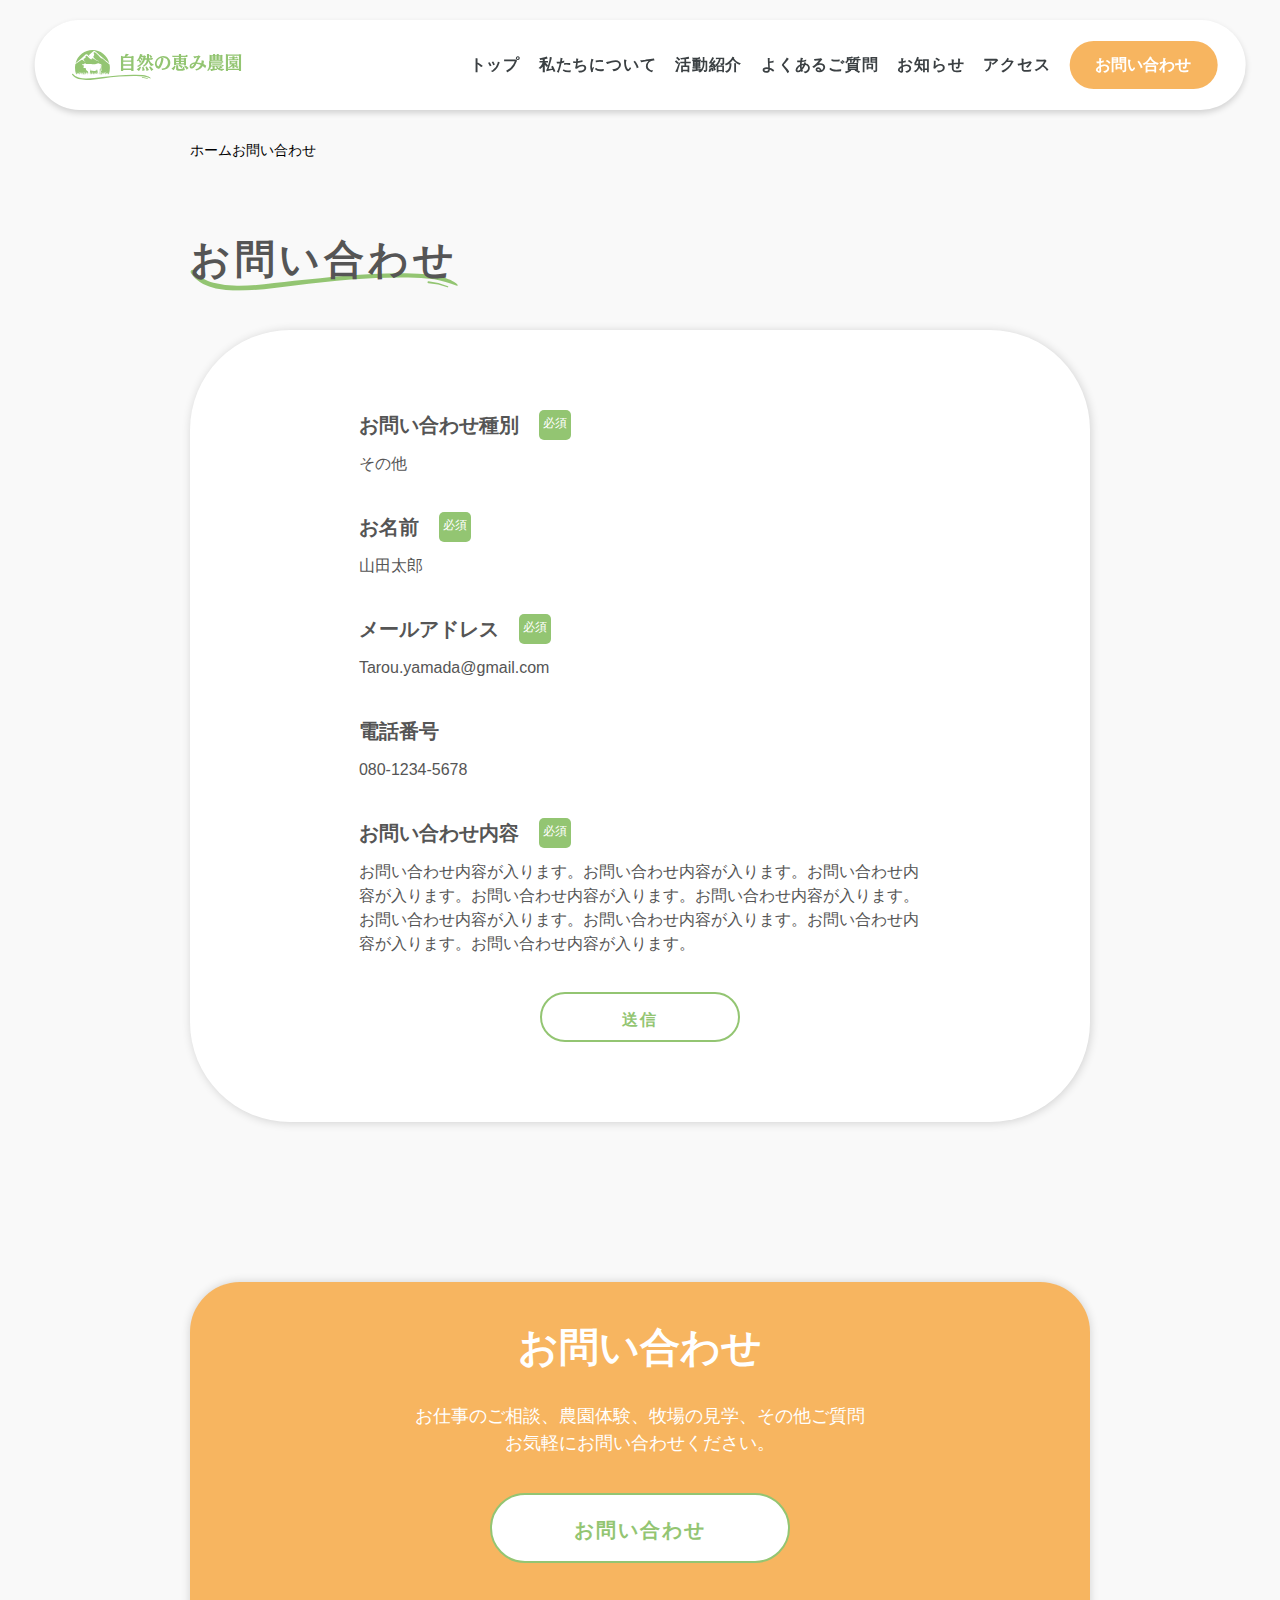
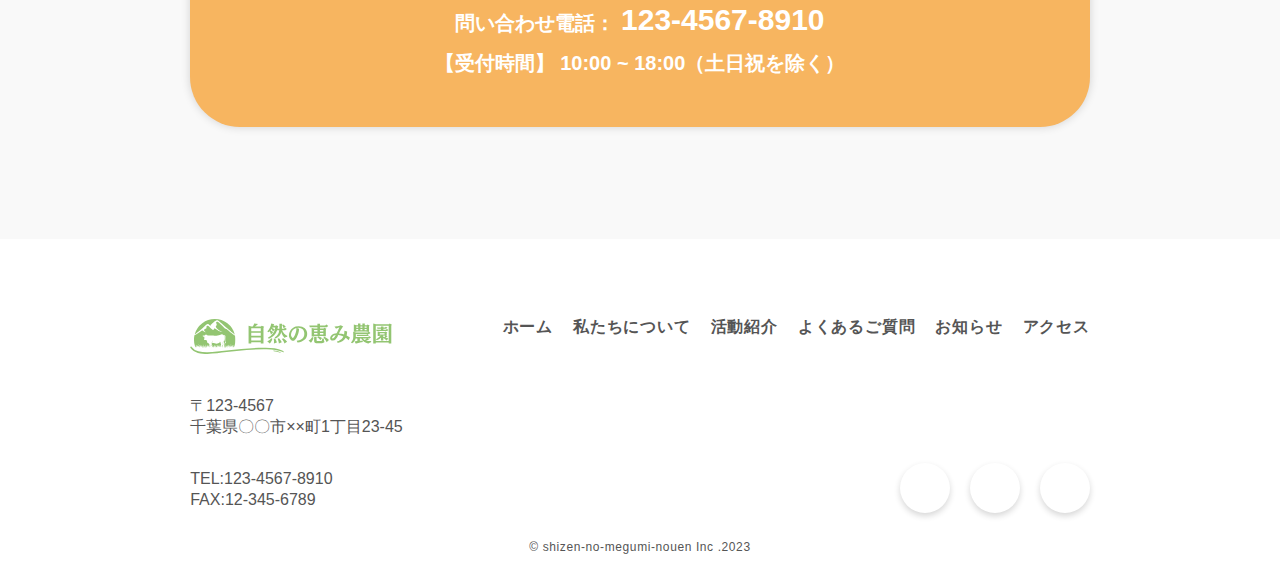
<file: contact-confirm.html>
<!DOCTYPE html>
<html lang="ja">
  <head>
    <meta charset="UTF-8" />
    <meta name="viewport" content="width=device-width, initial-scale=1.0" />
    <title>お問い合わせ確認｜お手本（自然の恵み）</title>
    <link rel="preconnect" href="https://fonts.googleapis.com" />
    <link rel="preconnect" href="https://fonts.gstatic.com" crossorigin />
    <link
      href="https://fonts.googleapis.com/css2?family=Archivo+Narrow:ital,wght@0,400..700;1,400..700&display=swap"
      rel="stylesheet"
    />
    <link
      rel="stylesheet"
      href="https://cdnjs.cloudflare.com/ajax/libs/font-awesome/6.6.0/css/all.min.css"
      integrity="sha512-Kc323vGBEqzTmouAECnVceyQqyqdsSiqLQISBL29aUW4U/M7pSPA/gEUZQqv1cwx4OnYxTxve5UMg5GT6L4JJg=="
      crossorigin="anonymous"
      referrerpolicy="no-referrer"
    />
    <link rel="stylesheet" href="./css/style.css" />
    <script
      src="https://cdnjs.cloudflare.com/ajax/libs/jquery/3.7.1/jquery.min.js"
      integrity="sha512-v2CJ7UaYy4JwqLDIrZUI/4hqeoQieOmAZNXBeQyjo21dadnwR+8ZaIJVT8EE2iyI61OV8e6M8PP2/4hpQINQ/g=="
      crossorigin="anonymous"
      referrerpolicy="no-referrer"
    ></script>
  </head>
  <body>
    <header class="header">
      <a href="./index.html" class="header__logo">
        <img src="./img/logo.svg" alt="自然の恵み農園" />
      </a>
      <button class="header__btn" type="button">
        <span></span>
        <span></span>
        <span></span>
      </button>
      <nav class="header__menu">
        <ul>
          <li>
            <a href="./index.html" class="header__link"
              >トップ<span class="sp-only">top</span></a
            >
          </li>
          <li>
            <a href="./index.html#about" class="header__link"
              >私たちについて<span class="sp-only">about</span></a
            >
          </li>
          <li>
            <a href="./index.html#introduction" class="header__link"
              >活動紹介<span class="sp-only">works</span></a
            >
          </li>
          <li>
            <a href="./index.html#faq" class="header__link"
              >よくあるご質問<span class="sp-only">faq</span></a
            >
          </li>
          <li>
            <a href="archive.html" class="header__link"
              >お知らせ<span class="sp-only">news</span></a
            >
          </li>
          <li>
            <a href="./index.html#access" class="header__link"
              >アクセス<span class="sp-only">access</span></a
            >
          </li>
          <li class="sp-only">
            <div class="header__link--tel">
              お問い合わせ電話<br />
              <span class="header__link--tel-large">123-4567-8910</span><br />
              【受付時間】<br />
              10:00 ~ 18:00（土日祝を除く）
            </div>
          </li>
          <li>
            <a href="./contact.html" class="header__link--contact"
              >お問い合わせ</a
            >
          </li>
        </ul>
      </nav>
    </header>
    <main>
      <div class="page-top container">
        <p class="breadcrumb">
          ホーム<i class="breadcrumb-arrow fa-solid fa-chevron-right"></i
          >お問い合わせ
        </p>
        <h1 class="section__heading page__heading">お問い合わせ</h1>
      </div>
      <section>
        <div class="contact__inner container">
          <div class="contact__container">
            <form action="">
              <div class="contact-item">
                <label for="your-option" class="contact-label">
                  お問い合わせ種別<span class="required">必須</span>
                </label>
                <div class="">その他</div>
              </div>
              <div class="contact-item">
                <label for="your-name" class="contact-label">
                  お名前<span class="required">必須</span>
                </label>
                山田太郎
              </div>
              <div class="contact-item">
                <label for="your-email" class="contact-label">
                  メールアドレス
                  <span class="required">必須</span>
                </label>
                Tarou.yamada@gmail.com
              </div>
              <div class="contact-item">
                <label for="your-tel" class="contact-label"> 電話番号 </label>
                080-1234-5678
              </div>
              <div class="contact-item">
                <label for="your-message" class="contact-label">
                  お問い合わせ内容<span class="required">必須</span></label
                >
                お問い合わせ内容が入ります。お問い合わせ内容が入ります。お問い合わせ内容が入ります。お問い合わせ内容が入ります。お問い合わせ内容が入ります。お問い合わせ内容が入ります。お問い合わせ内容が入ります。お問い合わせ内容が入ります。お問い合わせ内容が入ります。
              </div>
              <button
                type="submit"
                class="contact-submit btn btn-ja"
                value="送信"
              >
                送信
              </button>
            </form>
          </div>
        </div>
      </section>
      <section>
        <div class="section-contact container">
          <h2 class="section-contact__heading">お問い合わせ</h2>
          <p class="section-contact__text">
            お仕事のご相談、農園体験、牧場の見学、その他ご質問<br />
            お気軽にお問い合わせください。
          </p>
          <a href="#" class="section-contact__btn btn btn-ja">お問い合わせ</a>
          <p class="section-contact__bottom">
            問い合わせ電話：<br class="sp-only" />
            <span class="section-contact__bottom--large">123-4567-8910</span>
          </p>
          <p class="section-contact__bottom">
            【受付時間】<br class="sp-only" />
            10:00 ~ 18:00（土日祝を除く）
          </p>
        </div>
      </section>
    </main>
    <footer class="footer">
      <div class="footer__container container">
        <div class="footer__info">
          <a href="./index.html" class="footer__logo">
            <img
              src="./img/logo.svg"
              width="202"
              height="34"
              loading="lazy"
              decoding="async"
              alt="自然の恵み農園"
            />
          </a>
          <address class="footer__info-text">
            〒123-4567<br />
            千葉県〇〇市××町1丁目23-45
          </address>
          <address class="footer__info-text">
            tel:123-4567-8910<br />
            fax:12-345-6789
          </address>
        </div>
        <div class="footer__link">
          <nav class="footer__menu">
            <ul>
              <li>
                <a href="./index.html" class="footer__link-item">ホーム</a>
              </li>
              <li>
                <a href="./index.html#about" class="footer__link-item"
                  >私たちについて</a
                >
              </li>
              <li>
                <a href="./index.html#introduction" class="footer__link-item"
                  >活動紹介</a
                >
              </li>
              <li>
                <a href="./index.html#faq" class="footer__link-item"
                  >よくあるご質問</a
                >
              </li>
              <li>
                <a href="./archive.html" class="footer__link-item">お知らせ</a>
              </li>
              <li>
                <a href="./index.html#access" class="footer__link-item"
                  >アクセス</a
                >
              </li>
            </ul>
          </nav>
          <ul class="footer__sns">
            <li>
              <a
                href="https://x.com/home"
                target="_blank"
                class="footer__sns-item"
                ><i class="icon fa-brands fa-x-twitter"></i
              ></a>
            </li>
            <li>
              <a
                href="https://www.instagram.com/"
                target="_blank"
                class="footer__sns-item"
                ><i class="icon fa-brands fa-instagram"></i
              ></a>
            </li>
            <li>
              <a
                href="https://www.youtube.com/"
                target="_blank"
                class="footer__sns-item"
                ><i class="icon fa-brands fa-youtube"></i
              ></a>
            </li>
          </ul>
        </div>
      </div>
      <p class="footer__copyright">©︎ shizen-no-megumi-nouen Inc .2023</p>
    </footer>
    <script src="./js/script.js"></script>
  </body>
</html>
</file>
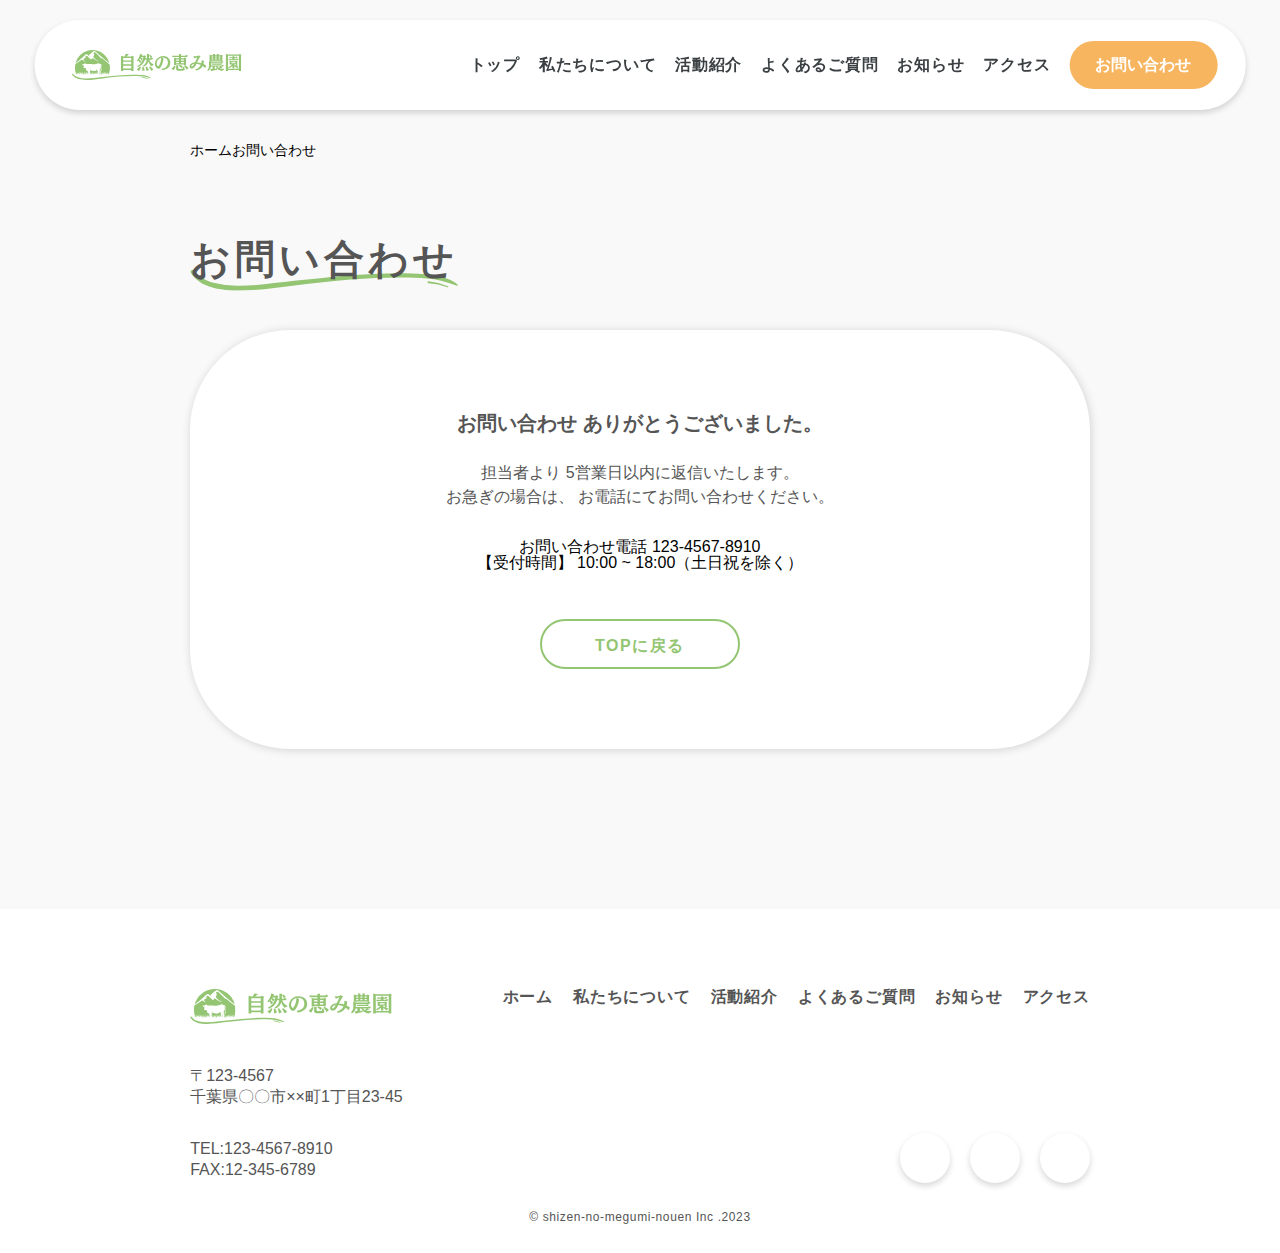
<file: contact-thanks.html>
<!DOCTYPE html>
<html lang="ja">
  <head>
    <meta charset="UTF-8" />
    <meta name="viewport" content="width=device-width, initial-scale=1.0" />
    <title>お問い合わせ確認｜お手本（自然の恵み）</title>
    <link rel="preconnect" href="https://fonts.googleapis.com" />
    <link rel="preconnect" href="https://fonts.gstatic.com" crossorigin />
    <link
      href="https://fonts.googleapis.com/css2?family=Archivo+Narrow:ital,wght@0,400..700;1,400..700&display=swap"
      rel="stylesheet"
    />
    <link
      rel="stylesheet"
      href="https://cdnjs.cloudflare.com/ajax/libs/font-awesome/6.6.0/css/all.min.css"
      integrity="sha512-Kc323vGBEqzTmouAECnVceyQqyqdsSiqLQISBL29aUW4U/M7pSPA/gEUZQqv1cwx4OnYxTxve5UMg5GT6L4JJg=="
      crossorigin="anonymous"
      referrerpolicy="no-referrer"
    />
    <link rel="stylesheet" href="./css/style.css" />
    <script
      src="https://cdnjs.cloudflare.com/ajax/libs/jquery/3.7.1/jquery.min.js"
      integrity="sha512-v2CJ7UaYy4JwqLDIrZUI/4hqeoQieOmAZNXBeQyjo21dadnwR+8ZaIJVT8EE2iyI61OV8e6M8PP2/4hpQINQ/g=="
      crossorigin="anonymous"
      referrerpolicy="no-referrer"
    ></script>
  </head>
  <body>
    <header class="header">
      <a href="./index.html" class="header__logo">
        <img src="./img/logo.svg" alt="自然の恵み農園" />
      </a>
      <button class="header__btn" type="button">
        <span></span>
        <span></span>
        <span></span>
      </button>
      <nav class="header__menu">
        <ul>
          <li>
            <a href="./index.html" class="header__link"
              >トップ<span class="sp-only">top</span></a
            >
          </li>
          <li>
            <a href="./index.html#about" class="header__link"
              >私たちについて<span class="sp-only">about</span></a
            >
          </li>
          <li>
            <a href="./index.html#introduction" class="header__link"
              >活動紹介<span class="sp-only">works</span></a
            >
          </li>
          <li>
            <a href="./index.html#faq" class="header__link"
              >よくあるご質問<span class="sp-only">faq</span></a
            >
          </li>
          <li>
            <a href="archive.html" class="header__link"
              >お知らせ<span class="sp-only">news</span></a
            >
          </li>
          <li>
            <a href="./index.html#access" class="header__link"
              >アクセス<span class="sp-only">access</span></a
            >
          </li>
          <li class="sp-only">
            <div class="header__link--tel">
              お問い合わせ電話<br />
              <span class="header__link--tel-large">123-4567-8910</span><br />
              【受付時間】<br />
              10:00 ~ 18:00（土日祝を除く）
            </div>
          </li>
          <li>
            <a href="./contact.html" class="header__link--contact"
              >お問い合わせ</a
            >
          </li>
        </ul>
      </nav>
    </header>
    <main>
      <div class="page-top container">
        <p class="breadcrumb">
          ホーム<i class="breadcrumb-arrow fa-solid fa-chevron-right"></i
          >お問い合わせ
        </p>
        <h1 class="section__heading page__heading">お問い合わせ</h1>
      </div>
      <section>
        <div class="contact__inner container">
          <div class="contact__container contact-thanks__container">
            <p class="contact-thanks__title">
              お問い合わせ<br class="sp-only" />
              ありがとうございました。
            </p>
            <p class="contact-thanks__paragraph">
              担当者より<br class="sp-only" />
              5営業日以内に返信いたします。 <br />
              お急ぎの場合は、<br class="sp-only" />
              お電話にてお問い合わせください。
            </p>
            <div class="header__link--tel">
              お問い合わせ電話<br class="sp-only" />
              <span class="header__link--tel-large">123-4567-8910</span><br />
              【受付時間】<br class="sp-only" />
              10:00 ~ 18:00（土日祝を除く）
            </div>
            <a
              href="./index.html"
              class="btn btn-ja contact-submit contact-thanks__submit"
              >TOPに戻る</a
            >
          </div>
        </div>
      </section>
    </main>
    <footer class="footer">
      <div class="footer__container container">
        <div class="footer__info">
          <a href="./index.html" class="footer__logo">
            <img
              src="./img/logo.svg"
              width="202"
              height="34"
              loading="lazy"
              decoding="async"
              alt="自然の恵み農園"
            />
          </a>
          <address class="footer__info-text">
            〒123-4567<br />
            千葉県〇〇市××町1丁目23-45
          </address>
          <address class="footer__info-text">
            tel:123-4567-8910<br />
            fax:12-345-6789
          </address>
        </div>
        <div class="footer__link">
          <nav class="footer__menu">
            <ul>
              <li>
                <a href="./index.html" class="footer__link-item">ホーム</a>
              </li>
              <li>
                <a href="./index.html#about" class="footer__link-item"
                  >私たちについて</a
                >
              </li>
              <li>
                <a href="./index.html#introduction" class="footer__link-item"
                  >活動紹介</a
                >
              </li>
              <li>
                <a href="./index.html#faq" class="footer__link-item"
                  >よくあるご質問</a
                >
              </li>
              <li>
                <a href="./archive.html" class="footer__link-item">お知らせ</a>
              </li>
              <li>
                <a href="./index.html#access" class="footer__link-item"
                  >アクセス</a
                >
              </li>
            </ul>
          </nav>
          <ul class="footer__sns">
            <li>
              <a
                href="https://x.com/home"
                target="_blank"
                class="footer__sns-item"
                ><i class="icon fa-brands fa-x-twitter"></i
              ></a>
            </li>
            <li>
              <a
                href="https://www.instagram.com/"
                target="_blank"
                class="footer__sns-item"
                ><i class="icon fa-brands fa-instagram"></i
              ></a>
            </li>
            <li>
              <a
                href="https://www.youtube.com/"
                target="_blank"
                class="footer__sns-item"
                ><i class="icon fa-brands fa-youtube"></i
              ></a>
            </li>
          </ul>
        </div>
      </div>
      <p class="footer__copyright">©︎ shizen-no-megumi-nouen Inc .2023</p>
    </footer>
    <script src="./js/script.js"></script>
  </body>
</html>
</file>
<file: css/style.css>
@charset "UTF-8";
/* http://meyerweb.com/eric/tools/css/reset/ 
   v2.0 | 20110126
   License: none (public domain)
*/
html,
body,
div,
span,
applet,
object,
iframe,
h1,
h2,
h3,
h4,
h5,
h6,
p,
blockquote,
pre,
a,
abbr,
acronym,
address,
big,
cite,
code,
del,
dfn,
em,
img,
ins,
kbd,
q,
s,
samp,
small,
strike,
strong,
sub,
sup,
tt,
var,
b,
u,
i,
center,
dl,
dt,
dd,
ol,
ul,
li,
fieldset,
form,
label,
legend,
table,
caption,
tbody,
tfoot,
thead,
tr,
th,
td,
article,
aside,
canvas,
details,
embed,
figure,
figcaption,
footer,
header,
hgroup,
menu,
nav,
output,
ruby,
section,
summary,
time,
mark,
audio,
video {
  margin: 0;
  padding: 0;
  border: 0;
  font-size: 100%;
  font: inherit;
  vertical-align: baseline;
}

/* HTML5 display-role reset for older browsers */
article,
aside,
details,
figcaption,
figure,
footer,
header,
hgroup,
menu,
nav,
section {
  display: block;
}

body {
  line-height: 1;
}

ol,
ul {
  list-style: none;
}

blockquote,
q {
  quotes: none;
}

blockquote:before,
blockquote:after,
q:before,
q:after {
  content: "";
  content: none;
}

table {
  border-collapse: collapse;
  border-spacing: 0;
}

* {
  box-sizing: border-box;
}

html {
  scroll-behavior: smooth;
  -webkit-text-size-adjust: 100%;
  -moz-text-size-adjust: 100%;
  -ms-text-size-adjust: 100%;
  text-size-adjust: 100%;
}

body {
  font-family: "游ゴシック体", YuGothic, "游ゴシック Medium", "Yu Gothic Medium", "游ゴシック", "Yu Gothic", sans-serif;
  overflow-x: hidden;
  background-color: #f9f9f9;
}

main {
  overflow-x: hidden;
}
@media screen and (max-width: 1023px) {
  main {
    margin-top: 50px;
  }
}

img {
  width: 100%;
  height: auto;
  vertical-align: middle;
}

picture {
  vertical-align: middle;
}

a {
  display: block;
  text-decoration: none;
  transition: all 0.3s ease;
}
a:hover {
  opacity: 0.8;
}

button {
  cursor: pointer;
}

h1,
h2,
h3,
h4,
p,
a {
  color: #555555;
}

@media screen and (max-width: 767px) {
  .pc-only {
    display: none;
  }
}

.sp-only {
  display: none;
}
@media screen and (max-width: 767px) {
  .sp-only {
    display: block;
  }
}

.container {
  margin-inline: auto;
  width: 70.2781844802vw;
}
@media screen and (max-width: 990px) {
  .container {
    width: auto;
    margin-inline: 30px;
  }
}
@media screen and (max-width: 767px) {
  .container {
    margin-inline: 15px;
  }
}
.container-white {
  background-color: #fff;
  border-radius: 100px;
  box-shadow: 1px 1px 10px rgba(0, 0, 0, 0.1607843137);
}
@media screen and (max-width: 767px) {
  .container-white {
    border-radius: 50px;
  }
}
.container-second {
  width: 43.9238653001vw;
  min-width: 600px;
  margin-inline: auto;
}
@media screen and (max-width: 767px) {
  .container-second {
    width: auto;
    min-width: auto;
    margin-inline: 20px;
  }
}

.section__heading {
  font-size: 40px;
  font-weight: bold;
  letter-spacing: 0.1em;
  line-height: 1.3;
  width: fit-content;
  position: relative;
  z-index: 1;
}
@media screen and (max-width: 767px) {
  .section__heading {
    font-size: 30px;
  }
}
.section__heading:before {
  position: absolute;
  content: "";
  width: 100%;
  height: 100%;
  background: url("../img/title-line.svg") center/contain no-repeat;
  top: 20px;
  z-index: -1;
}
@media screen and (max-width: 767px) {
  .section__heading:before {
    top: 12px;
  }
}

.btn {
  width: 300px;
  height: 70px;
  border: 2px solid #93c572;
  border-radius: 35px;
  background-color: #fff;
  text-align: center;
  line-height: 70px;
  color: #93c572;
  font-family: "Archivo Narrow", sans-serif;
  font-size: 20px;
  letter-spacing: 0.1em;
  text-transform: capitalize;
}
.btn:hover {
  background-color: #93c572;
  color: #fff;
}
.btn-ja {
  font-family: "Yu Gothic", "Helvetica Neue", "Helvetica", "Hiragino Sans", "Hiragino Kaku Gothic ProN", "Arial", "Meiryo", sans-serif;
  font-weight: bold;
}

.page-top {
  margin-top: 140px;
}
@media screen and (max-width: 1023px) {
  .page-top {
    margin-top: 16px;
  }
}

.breadcrumb {
  color: #000;
  font-size: 14px;
  font-weight: 500;
  line-height: 1.5;
  margin-bottom: 72px;
}
@media screen and (max-width: 767px) {
  .breadcrumb {
    margin-bottom: 36px;
  }
}

.breadcrumb-arrow {
  color: #93c572;
}

.page__heading {
  margin-bottom: 45px;
}
@media screen and (max-width: 767px) {
  .page__heading {
    margin-bottom: 22px;
  }
}

.page-top__description {
  font-size: 16px;
  font-weight: 500;
  line-height: 1.3;
  margin-bottom: 48px;
}
@media screen and (max-width: 767px) {
  .page-top__description {
    margin-bottom: 64px;
  }
}

.header {
  width: 94.5827232796vw;
  height: 90px;
  background-color: #fff;
  border-radius: 45px;
  position: fixed;
  top: 20px;
  left: 50%;
  z-index: 10;
  translate: -50% 0;
  display: flex;
  justify-content: space-between;
  align-items: center;
  padding: 0 2.196193265vw 0 2.9282576867vw;
  box-shadow: 0px 3px 6px rgba(0, 0, 0, 0.1607843137);
}
@media screen and (max-width: 1023px) {
  .header {
    width: 100%;
    height: 50px;
    border-radius: unset;
    top: 0;
    padding: 0 6px 0 10px;
  }
}
@media screen and (max-width: 767px) {
  .header {
    left: 0;
    translate: 0 0;
  }
}

.header__logo {
  width: 170px;
}
@media screen and (max-width: 767px) {
  .header__logo {
    width: 116px;
  }
}

.header__btn {
  display: none;
}
@media screen and (max-width: 1023px) {
  .header__btn {
    display: block;
    width: 28px;
    height: 28px;
    background-color: transparent;
    border: none;
    position: relative;
  }
}
.header__btn span {
  position: absolute;
  width: 20px;
  height: 2px;
  background-color: #93c572;
  left: 50%;
  translate: -50% 0;
  transition: all 0.3s ease;
}
.header__btn span:first-child {
  top: 3px;
}
.header__btn span:nth-child(2) {
  top: 10px;
}
.header__btn span:last-child {
  width: auto;
  height: auto;
  background-color: transparent;
  top: 17px;
}
.header__btn span:last-child:before {
  position: absolute;
  content: "menu";
  font-size: 10px;
  color: #93c572;
  text-transform: uppercase;
  top: 0;
  left: 0;
  translate: -50% 0;
}

@media screen and (max-width: 1023px) {
  .header__menu {
    display: none;
  }
}
.header__menu ul {
  display: flex;
  gap: 1.4641288433vw;
  align-items: center;
}

.header__link {
  color: #3b4043;
  font-weight: bold;
  font-size: 16px;
  letter-spacing: 0.05em;
  position: relative;
}

.header__link--contact {
  display: block;
  width: 148px;
  height: 48px;
  border-radius: 24px;
  background-color: #f7b560;
  color: #fff;
  font-size: 16px;
  font-weight: bold;
  text-align: center;
  line-height: 48px;
}

.fv {
  width: 100%;
  height: clamp(600px, 100vh, 768px);
  background: url("../img/FV.jpg") center/cover no-repeat;
  background-attachment: fixed;
  position: relative;
  z-index: 0;
  margin-bottom: 45px;
}
@media screen and (max-width: 1023px) {
  .fv {
    background-attachment: unset;
  }
}
@media screen and (max-width: 767px) {
  .fv {
    height: 550px;
    margin-bottom: 40px;
  }
}

.fv__content {
  position: absolute;
  top: 50%;
  left: 50%;
  translate: -50% -50%;
  display: flex;
  flex-direction: column;
  align-items: center;
  justify-content: center;
  gap: 20px;
  width: 100%;
}
@media screen and (max-width: 767px) {
  .fv__content {
    flex-direction: row;
    gap: 18px;
  }
}

.fv__logo {
  width: 204px;
  flex-shrink: 0;
}
@media screen and (max-width: 767px) {
  .fv__logo {
    width: 72px;
  }
}

.fv__catch {
  color: #87b16c;
  font-size: 50px;
  font-weight: bold;
  letter-spacing: 0.15em;
  line-height: 1.5;
  text-shadow: 0px 3px 3px rgba(0, 0, 0, 0.3019607843);
}
@media screen and (max-width: 1023px) {
  .fv__catch {
    text-align: center;
  }
}
@media screen and (max-width: 767px) {
  .fv__catch {
    font-size: 25px;
    text-shadow: none;
  }
}

.fv__catch-break {
  display: none;
}
@media screen and (max-width: 1023px) {
  .fv__catch-break {
    display: block;
  }
}

.fv__scroll {
  display: block;
  width: 60px;
  height: 94px;
  color: #fff;
  font-family: "Archivo Narrow", sans-serif;
  font-size: 14px;
  font-weight: 400;
  letter-spacing: 0.1em;
  text-transform: uppercase;
  text-align: center;
  position: absolute;
  left: 50%;
  bottom: 20px;
  translate: -50% 0;
  animation: infinite pop;
  animation-duration: 1s;
}
@media screen and (max-width: 992px) {
  .fv__scroll {
    display: none;
  }
}
.fv__scroll:before {
  position: absolute;
  content: "";
  width: 3px;
  height: 62px;
  background-color: #fff;
  bottom: 0;
  left: 50%;
  translate: -50% 0;
}
.fv__scroll:after {
  position: absolute;
  content: "";
  width: 3px;
  height: 20%;
  background-color: #fff;
  bottom: -2px;
  left: 56%;
  translate: -50% 0;
  rotate: 30deg;
}

@keyframes pop {
  0% {
    transform: translateY(10px);
  }
  50% {
    transform: translateY(0);
  }
  100% {
    transform: translateY(10px);
  }
}
.fv__news {
  display: block;
  width: 336px;
  height: 108px;
  border-radius: 20px;
  background-color: #f7b560;
  position: absolute;
  bottom: 48px;
  right: 45px;
  box-shadow: 0px 3px 6px rgba(0, 0, 0, 0.1607843137);
  padding: 14px 15px 18px 15px;
  transition: 1s all ease;
}
@media screen and (max-width: 767px) {
  .fv__news {
    width: 142px;
    height: 76px;
    border-radius: 10px;
    bottom: 20px;
    right: auto;
    left: 20px;
    padding: 8px 10px;
  }
}
.fv__news.hidden {
  translate: 100vw 0;
}
@media screen and (max-width: 767px) {
  .fv__news.hidden {
    translate: -100vw 0;
  }
}

.fv__news-info {
  display: flex;
  flex-direction: column;
  gap: 18px;
  margin-bottom: 3px;
}
@media screen and (max-width: 767px) {
  .fv__news-info {
    flex-direction: row;
    align-items: flex-end;
    gap: 6px;
    margin-bottom: 6px;
  }
}

.fv__news-heading {
  color: #fff;
  font-family: "Archivo Narrow", sans-serif;
  font-size: 20px;
  letter-spacing: 0.05em;
  text-transform: capitalize;
}
@media screen and (max-width: 767px) {
  .fv__news-heading {
    font-size: 14px;
  }
}

.fv__news-date {
  color: #fff;
  font-family: "Archivo Narrow", sans-serif;
  font-size: 12px;
  letter-spacing: 0.05em;
}
@media screen and (max-width: 767px) {
  .fv__news-date {
    font-size: 10px;
  }
}

.fv__news-title {
  color: #fff;
  font-size: 16px;
  font-weight: bold;
  letter-spacing: 0.05em;
  line-height: 1.5;
  overflow: hidden;
  display: -webkit-box;
  -webkit-box-orient: vertical;
  -webkit-line-clamp: 1;
}
@media screen and (max-width: 767px) {
  .fv__news-title {
    font-size: 12px;
    -webkit-line-clamp: 2;
  }
}

.about {
  position: relative;
  margin-bottom: 45px;
  padding-top: 116px;
  padding-bottom: 282px;
}
@media screen and (max-width: 767px) {
  .about {
    margin-bottom: 36px;
    padding-top: 88px;
    padding-bottom: 136px;
  }
}

.about__img {
  position: absolute;
}
.about__img:first-of-type {
  width: min(14.6412884334vw, 200px);
  top: 0;
  left: 0;
}
@media screen and (max-width: 767px) {
  .about__img:first-of-type {
    width: 64px;
    left: 19px;
  }
}
.about__img:nth-of-type(2) {
  width: min(13.2503660322vw, 181px);
  top: 50px;
  right: 0;
}
@media screen and (max-width: 767px) {
  .about__img:nth-of-type(2) {
    width: 56px;
    top: 12px;
    right: 28px;
  }
}
.about__img:nth-of-type(3) {
  width: min(14.6412884334vw, 200px);
  bottom: 68px;
  left: 108px;
}
@media screen and (max-width: 767px) {
  .about__img:nth-of-type(3) {
    width: 86px;
    bottom: 28px;
    left: 32px;
  }
}
.about__img:last-of-type {
  width: min(17.2767203514vw, 236px);
  bottom: 0;
  right: 24px;
}
@media screen and (max-width: 767px) {
  .about__img:last-of-type {
    width: 98px;
    bottom: 3px;
    right: 43px;
  }
}

.about__heading {
  width: 314px;
  margin: 0 auto 54px;
}
@media screen and (max-width: 767px) {
  .about__heading {
    width: 232px;
    margin-bottom: 24px;
  }
}

.about__text {
  text-align: center;
  font-size: 16px;
  font-weight: bold;
  line-height: 2;
}
@media screen and (max-width: 374px) {
  .about__text {
    font-size: 13px;
  }
}
.about__text + .about__text {
  margin-top: 14px;
}
@media screen and (max-width: 767px) {
  .about__text + .about__text {
    margin-top: 24px;
  }
}

.introduction {
  width: 85.2122986823vw;
  margin-right: auto;
  margin-bottom: 113px;
  border-radius: 0 100px 100px 0;
  box-shadow: 1px 1px 10px rgba(0, 0, 0, 0.1607843137);
  padding: 72px 3.6603221083vw 80px 0;
  overflow: hidden;
  display: flex;
  justify-content: flex-end;
  background-color: #fff;
}
@media screen and (max-width: 1023px) {
  .introduction {
    width: 100%;
    margin-bottom: 74px;
    border-radius: 0;
    padding: 48px 30px 50px;
    justify-content: left;
  }
}
@media screen and (max-width: 767px) {
  .introduction {
    padding-inline: 15px;
  }
}

.introduction__inner {
  width: 66.6178623719vw;
}
@media screen and (max-width: 1023px) {
  .introduction__inner {
    width: auto;
  }
}

.introduction__heading {
  margin-bottom: 28px;
}
@media screen and (max-width: 767px) {
  .introduction__heading {
    margin-bottom: 30px;
  }
}

.introduction__tabs-wrapper {
  display: flex;
  align-items: center;
  gap: 18px;
  margin-bottom: 45px;
}
@media screen and (max-width: 767px) {
  .introduction__tabs-wrapper {
    gap: 8px;
    margin-bottom: 36px;
  }
}

.introduction__tab {
  width: 190px;
  height: 65px;
  text-align: center;
  line-height: 65px;
  font-size: 20px;
  font-weight: bold;
  border-radius: 20px;
  box-shadow: 0px 3px 6px rgba(0, 0, 0, 0.1607843137);
}
@media screen and (max-width: 767px) {
  .introduction__tab:last-child {
    font-size: 14px;
  }
}
@media screen and (max-width: 767px) {
  .introduction__tab {
    width: 110px;
    height: 50px;
    line-height: 50px;
    font-size: 16px;
    border-radius: 10px;
  }
}
@media screen and (max-width: 374px) {
  .introduction__tab {
    width: 106px;
  }
}
.introduction__tab.selected {
  background-color: #93c572;
}
.introduction__tab.selected h3 {
  color: #fff;
}
.introduction__tab h3 {
  color: #f7b560;
}

.introduction__paragraph {
  font-size: 16px;
  line-height: 1.5;
  margin-bottom: 65px;
}
@media screen and (max-width: 767px) {
  .introduction__paragraph {
    margin-bottom: 36px;
  }
}

.introduction__slide {
  width: 300px;
}
@media screen and (max-width: 767px) {
  .introduction__slide {
    width: 250px;
  }
}

.faq {
  margin-bottom: 120px;
}
@media screen and (max-width: 767px) {
  .faq {
    margin-bottom: 75px;
  }
}

.faq__heading {
  margin-inline: auto;
  margin-bottom: 45px;
}
@media screen and (max-width: 767px) {
  .faq__heading {
    margin-bottom: 30px;
  }
}

.faq__item {
  background-color: #fff;
  border: 3px solid #93c572;
  border-radius: 50px;
  padding: 20px 40px;
  position: relative;
}
@media screen and (max-width: 767px) {
  .faq__item {
    padding: 30px 20px 25px;
  }
}
.faq__item + .faq__item {
  margin-top: 50px;
}
@media screen and (max-width: 767px) {
  .faq__item + .faq__item {
    margin-top: 30px;
  }
}
.faq__item:before {
  content: "";
  position: absolute;
  width: 3px;
  height: 20px;
  background-color: #fff;
  top: 50%;
  left: -3px;
  translate: 0 -50%;
}
.faq__item:after {
  content: "";
  position: absolute;
  width: 3px;
  height: 20px;
  background-color: #fff;
  top: 50%;
  right: -3px;
  translate: 0 -50%;
}
.faq__item.opened .faq__question::after {
  rotate: 0deg;
}

.faq__question {
  border: none;
  background-color: transparent;
  cursor: unset;
  display: flex;
  align-items: center;
  gap: 18px;
  padding: 0;
  position: relative;
  width: 100%;
}
@media screen and (max-width: 767px) {
  .faq__question {
    gap: 10px;
  }
}
.faq__question span {
  font-family: "Archivo Narrow", sans-serif;
  font-size: 35px;
  color: #93c572;
}
@media screen and (max-width: 767px) {
  .faq__question span {
    font-size: 25px;
  }
}
.faq__question h3 {
  font-family: "游ゴシック体", YuGothic, "游ゴシック Medium", "Yu Gothic Medium", "游ゴシック", "Yu Gothic", sans-serif;
  font-size: 20px;
  font-weight: bold;
  line-height: 1.5;
  text-align: left;
}
@media screen and (max-width: 767px) {
  .faq__question h3 {
    width: 64vw;
  }
}
.faq__question:before {
  content: "";
  position: absolute;
  width: 20px;
  height: 3px;
  background-color: #93c572;
  top: 50%;
  right: 0;
  translate: 0 -50%;
}
@media screen and (max-width: 767px) {
  .faq__question:before {
    width: 15px;
  }
}
.faq__question:after {
  content: "";
  position: absolute;
  width: 20px;
  height: 3px;
  background-color: #93c572;
  top: 50%;
  right: 0;
  translate: 0 -50%;
  rotate: 90deg;
}
@media screen and (max-width: 767px) {
  .faq__question:after {
    width: 15px;
  }
}

.faq__answer {
  display: flex;
  align-items: center;
  gap: 18px;
  margin-top: 24px;
}
@media screen and (max-width: 767px) {
  .faq__answer {
    flex-direction: column;
    align-items: flex-start;
    gap: 12px;
  }
}
.faq__answer span {
  font-family: "Archivo Narrow", sans-serif;
  font-size: 35px;
  color: #f7b560;
}
@media screen and (max-width: 767px) {
  .faq__answer span {
    font-size: 25px;
  }
}
.faq__answer p {
  font-size: 20px;
  line-height: 1.35;
}

.top-news {
  display: flex;
  justify-content: space-between;
  align-items: center;
  gap: 80px;
  margin-bottom: 110px;
}
@media screen and (max-width: 767px) {
  .top-news {
    display: block;
    margin-inline: auto;
    margin-bottom: 75px;
  }
}

@media screen and (max-width: 767px) {
  .top-news__intro {
    margin-inline: 15px;
  }
}

.top-news__heading {
  margin-bottom: 45px;
}
@media screen and (max-width: 767px) {
  .top-news__heading {
    margin-bottom: 32px;
  }
}

.top-news__description {
  font-size: 16px;
  line-height: 1.3;
  margin-bottom: 50px;
}
@media screen and (max-width: 767px) {
  .top-news__description {
    margin-bottom: 40px;
  }
}

.top-news__btn {
  margin-inline: auto;
}

.top-news__inner {
  flex-shrink: 0;
  width: 50vw;
  margin-right: calc(50% - 50vw);
  background-color: #fff;
  border-radius: 100px 0 0 100px;
  box-shadow: 1px 1px 10px rgba(0, 0, 0, 0.1607843137);
  padding: 80px 40px 80px 50px;
}
@media screen and (max-width: 767px) {
  .top-news__inner {
    width: 96vw;
    margin: 0 0 30px auto;
    border-radius: 50px 0 0 50px;
    padding: 30px 20px;
  }
}
.top-news__inner li:last-child .top-news__article {
  padding-bottom: 0;
}

.top-news__article {
  padding-bottom: 30px;
}

.top-news__article-info {
  display: flex;
  align-items: center;
  gap: 12px;
  margin-bottom: 16px;
}
@media screen and (max-width: 767px) {
  .top-news__article-info {
    margin-bottom: 10px;
  }
}

.top-news__article-date {
  font-family: "Archivo Narrow", sans-serif;
  font-size: 16px;
  letter-spacing: 0.05em;
  line-height: 1.3;
}
@media screen and (max-width: 767px) {
  .top-news__article-date {
    font-size: 14px;
  }
}

.top-new__article-cats {
  display: flex;
  flex-wrap: wrap;
  gap: 4px 8px;
}

.top-news__article-cat {
  padding: 4px 28px;
  background-color: #93c572;
  border-radius: 5px;
  text-align: center;
  color: #fff;
  font-size: 14px;
}

.top-news__article-title {
  font-size: 20px;
  font-weight: bold;
  line-height: 1.3;
  overflow: hidden;
  display: -webkit-box;
  -webkit-box-orient: vertical;
  -webkit-line-clamp: 2;
}
@media screen and (max-width: 767px) {
  .top-news__article-title {
    font-size: 16px;
  }
}

.access {
  margin-bottom: 160px;
}
@media screen and (max-width: 767px) {
  .access {
    margin-bottom: 80px;
  }
}

.access__heading {
  margin-inline: auto;
  margin-bottom: 45px;
}
@media screen and (max-width: 767px) {
  .access__heading {
    margin-bottom: 42px;
  }
}

.access__table-wrapper {
  box-shadow: 0px 3px 6px rgba(0, 0, 0, 0.1607843137);
  border-radius: 100px;
  overflow: hidden;
}
@media screen and (max-width: 767px) {
  .access__table-wrapper {
    border-radius: 50px;
  }
}

.access__table {
  width: 100%;
}
@media screen and (max-width: 767px) {
  .access__table {
    border-radius: 50px;
  }
}
.access__table tr:first-child th {
  padding-top: 76px;
}
@media screen and (max-width: 767px) {
  .access__table tr:first-child th {
    padding-top: 30px;
  }
}
.access__table tr:nth-child(n+1):nth-child(-n+4) td {
  padding-left: 50px;
}
@media screen and (max-width: 767px) {
  .access__table tr:nth-child(n+1):nth-child(-n+4) td {
    padding-left: 20px;
    padding-top: 24px;
  }
}
.access__table tr:nth-child(n+2):nth-child(-n+4) th {
  padding-top: 24px;
}
.access__table tr:nth-child(4) th {
  padding-bottom: 50px;
}
@media screen and (max-width: 767px) {
  .access__table tr:nth-child(4) th {
    padding-bottom: 0;
  }
}
.access__table tr:nth-child(4) td {
  padding-bottom: 50px;
}
@media screen and (max-width: 767px) {
  .access__table tr:nth-child(4) td {
    padding-bottom: 0;
  }
}
.access__table tr:nth-child(5) th {
  padding-top: 20px;
}
@media screen and (max-width: 767px) {
  .access__table tr:nth-child(5) th {
    padding-top: 30px;
    padding-bottom: 32px;
  }
}
.access__table tr:nth-child(5) th a {
  margin-top: 20px;
  text-decoration: underline;
}
@media screen and (max-width: 767px) {
  .access__table tr:nth-child(5) th a {
    font-size: 12px;
  }
}
.access__table th {
  width: 250px;
  background-color: #93c572;
  color: #555555;
  font-size: 20px;
  font-weight: bold;
  padding-left: 50px;
  text-align: start;
  vertical-align: top;
}
@media screen and (max-width: 767px) {
  .access__table th {
    font-size: 16px;
    width: 140px;
    padding-left: 20px;
  }
}
.access__table td {
  background-color: #fff;
  vertical-align: bottom;
  font-size: 16px;
  line-height: 1.5;
}
@media screen and (max-width: 767px) {
  .access__table td {
    font-size: 14px;
  }
}

.access__gmap-wrapper {
  height: 300px;
}
@media screen and (max-width: 767px) {
  .access__gmap-wrapper {
    height: 250px;
  }
}

.section-contact {
  background-color: #f7b560;
  border-radius: 50px;
  box-shadow: 0px 0px 10px rgba(0, 0, 0, 0.1607843137);
  padding: 45px 20px 50px;
  margin-bottom: 112px;
}
@media screen and (max-width: 767px) {
  .section-contact {
    padding-bottom: 40px;
    margin-bottom: 60px;
  }
}

.section-contact__heading {
  color: #fff;
  font-size: 40px;
  font-weight: bold;
  margin-bottom: 36px;
  text-align: center;
}
@media screen and (max-width: 767px) {
  .section-contact__heading {
    font-size: 30px;
    margin-bottom: 16px;
  }
}

.section-contact__text {
  color: #fff;
  font-size: 18px;
  line-height: 1.5;
  margin-bottom: 36px;
  text-align: center;
}
@media screen and (max-width: 767px) {
  .section-contact__text {
    margin-bottom: 14px;
  }
}

.section-contact__btn {
  margin-inline: auto;
  margin-bottom: 36px;
}
@media screen and (max-width: 767px) {
  .section-contact__btn {
    margin-bottom: 16px;
  }
}

.section-contact__bottom {
  color: #fff;
  font-size: 20px;
  font-weight: bold;
  line-height: 1.4;
  text-align: center;
}
.section-contact__bottom--large {
  font-size: 30px;
}
.section-contact__bottom + .section-contact__bottom {
  margin-top: 8px;
}
@media screen and (max-width: 767px) {
  .section-contact__bottom + .section-contact__bottom {
    margin-top: 12px;
  }
}

.tabs-container {
  display: flex;
  align-items: center;
  justify-content: center;
  gap: 16px;
  overflow-x: scroll;
  -ms-overflow-style: none;
  scrollbar-width: none;
  padding: 0 10px 50px 0;
}
.tabs-container::-webkit-scrollbar {
  display: none;
}
@media screen and (max-width: 767px) {
  .tabs-container {
    justify-content: flex-start;
    gap: 10px;
  }
}

.tab {
  width: fit-content;
  height: 44px;
  padding: 0 30px;
  background-color: #fff;
  border-radius: 22px;
  color: #f7b560;
  font-size: 16px;
  font-weight: bold;
  display: flex;
  justify-content: center;
  align-items: center;
  box-shadow: 0px 3px 6px rgba(0, 0, 0, 0.1607843137);
  white-space: nowrap;
  text-align: center;
  line-height: 44px;
}
.tab.selected {
  background-color: #93c572;
  color: #fff;
}

.archive__inner {
  background-color: #fff;
  border-radius: 100px;
  box-shadow: 1px 1px 10px rgba(0, 0, 0, 0.1607843137);
  margin-bottom: 160px;
  padding: 80px 50px;
}
@media screen and (max-width: 767px) {
  .archive__inner {
    border-radius: 50px;
    margin-bottom: 80px;
    padding: 48px 20px;
  }
}

.archive__list {
  display: flex;
  flex-wrap: wrap;
  justify-content: center;
  gap: 50px;
  margin-bottom: 50px;
}
@media screen and (max-width: 767px) {
  .archive__list {
    gap: 30px;
    margin-bottom: 30px;
  }
}

.archive__item {
  display: flex;
  align-items: center;
  gap: 36px;
}
@media screen and (max-width: 767px) {
  .archive__item {
    width: 305px;
    display: block;
    position: relative;
  }
}

.archive__thumbnail {
  width: 230px;
  flex-shrink: 0;
  border-radius: 20px;
  box-shadow: 0px 3px 6px rgba(0, 0, 0, 0.1607843137);
  overflow: hidden;
}
@media screen and (max-width: 767px) {
  .archive__thumbnail {
    width: 100%;
  }
}

@media screen and (max-width: 767px) {
  .archive__text {
    position: absolute;
    width: 100%;
    background-color: rgba(255, 255, 255, 0.8);
    left: 0;
    bottom: 0;
    padding: 4px 12px;
    border-radius: 0 0 20px 20px;
  }
}

.archive__info {
  display: flex;
  align-items: center;
  gap: 20px;
  margin-bottom: 10px;
}
@media screen and (max-width: 767px) {
  .archive__info {
    margin-bottom: 6px;
  }
}

.archive__time {
  color: #555555;
  font-family: "Archivo Narrow", sans-serif;
  font-size: 14px;
  letter-spacing: 0.05em;
}

.archive__cat-wrapper {
  display: flex;
  flex-wrap: wrap;
  gap: 8px 12px;
}
@media screen and (max-width: 767px) {
  .archive__cat-wrapper {
    max-width: 295px;
    position: absolute;
    top: -120px;
    right: 10px;
  }
}

.archive__cat-item {
  display: block;
  height: 20px;
  padding: 0 28px;
  background-color: #93c572;
  color: #fff;
  font-size: 14px;
  text-align: center;
  line-height: 20px;
  border-radius: 5px;
}

.archive__title {
  font-size: 20px;
  font-weight: bold;
  line-height: 1.5;
  margin-bottom: 16px;
  overflow: hidden;
  display: -webkit-box;
  -webkit-box-orient: vertical;
  -webkit-line-clamp: 1;
}
@media screen and (max-width: 767px) {
  .archive__title {
    font-size: 14px;
    margin-bottom: 0;
    -webkit-line-clamp: 2;
  }
}

.archive__excerpt {
  font-size: 14px;
  line-height: 1.4;
  overflow: hidden;
  display: -webkit-box;
  -webkit-box-orient: vertical;
  -webkit-line-clamp: 3;
}
@media screen and (max-width: 767px) {
  .archive__excerpt {
    display: none;
  }
}

.pagination {
  display: flex;
  gap: 12px;
  justify-content: center;
  align-items: center;
}

.pagination-number {
  width: 50px;
  height: 50px;
  background-color: #fafafa;
  border: 2px solid #f0f3f5;
  border-radius: 10px;
  color: #93c572;
  font-family: "Archivo Narrow", sans-serif;
  font-size: 14px;
  display: flex;
  justify-content: center;
  align-items: center;
}
.pagination-number .arrow {
  font-family: "Font Awesome 6 Free", sans-serif;
  font-weight: 900;
}

.single__heading {
  font-size: 40px;
  font-weight: bold;
  letter-spacing: 0.1em;
  line-height: 1.3;
  margin-bottom: 20px;
}
@media screen and (max-width: 767px) {
  .single__heading {
    font-size: 25px;
    margin-bottom: 8px;
  }
}

.single__info {
  display: flex;
  align-items: center;
  gap: 6px;
  margin-bottom: 50px;
}
@media screen and (max-width: 767px) {
  .single__info {
    margin-bottom: 40px;
  }
}

.single__date {
  color: #555555;
  font-family: "Archivo Narrow", sans-serif;
  font-size: 16px;
  letter-spacing: 0.05em;
}

.single__cats-wrapper {
  display: flex;
  align-items: center;
  flex-wrap: wrap;
  gap: 12px;
}

.single__cats-item {
  display: block;
  height: 26px;
  padding: 0 30px;
  background-color: #93c572;
  border-radius: 5px;
  text-align: center;
  line-height: 26px;
  color: #fff;
  font-size: 14px;
}

.single__container {
  padding: 50px 0;
  margin-bottom: 160px;
}
@media screen and (max-width: 767px) {
  .single__container {
    padding: 30px 0;
    margin-bottom: 80px;
  }
}

.single__thumbnail {
  width: 100%;
  border-radius: 20px;
  box-shadow: 0px 3px 6px rgba(0, 0, 0, 0.1607843137);
  overflow: hidden;
  margin-bottom: 30px;
}
@media screen and (max-width: 767px) {
  .single__thumbnail {
    margin-bottom: 20px;
  }
}

.toc {
  width: 100%;
  border: 2px solid #93c572;
  border-radius: 20px;
  padding: 25px 30px;
  margin-bottom: 75px;
}
@media screen and (max-width: 767px) {
  .toc {
    padding: 12px 15px 25px;
    margin-bottom: 40px;
  }
}

.toc__heading {
  font-size: 20px;
  font-weight: bold;
  margin-bottom: 16px;
}

.toc__inner {
  padding-left: 20px;
  counter-reset: h2-num;
}

.toc__h2 {
  counter-increment: h2-num;
  font-size: 16px;
  font-weight: bold;
  letter-spacing: 0.05em;
  line-height: 1.5;
}
.toc__h2:before {
  content: counter(h2-num) ".";
  color: #f7b560;
}

.toc__h3 {
  padding-left: 2.5em;
  position: relative;
  font-size: 14px;
  font-weight: bold;
  line-height: 1.5;
}
.toc__h3:before {
  position: absolute;
  content: "";
  width: 5px;
  height: 5px;
  border-radius: 50%;
  background-color: #93c572;
  top: 0.5em;
  left: 1.5em;
}

.single-section {
  margin-bottom: 120px;
}
@media screen and (max-width: 767px) {
  .single-section {
    margin-bottom: 100px;
  }
}

.single-section__subheading {
  font-size: 24px;
  font-weight: bold;
  line-height: 1.3;
  width: fit-content;
  margin-bottom: 20px;
  border-bottom: 2px solid #93c572;
}
@media screen and (max-width: 767px) {
  .single-section__subheading {
    font-size: 20px;
    margin-bottom: 16px;
  }
}

.single-section__subsubheading {
  font-size: 20px;
  font-weight: bold;
  line-height: 1.35;
  padding-left: 1.5em;
  position: relative;
  margin-bottom: 16px;
}
@media screen and (max-width: 767px) {
  .single-section__subsubheading {
    font-size: 18px;
    margin-bottom: 12px;
  }
}
.single-section__subsubheading:before {
  position: absolute;
  content: "";
  width: 10px;
  height: 100%;
  background-color: #93c572;
  left: 0;
  top: 0;
}

.single-section__paragraph {
  font-size: 16px;
  font-weight: 500;
  line-height: 1.3;
  margin-bottom: 80px;
}
@media screen and (max-width: 767px) {
  .single-section__paragraph {
    margin-bottom: 60px;
  }
}

.single-section__img {
  margin: 0 0 20px 20px;
  width: min(21.2298682284vw, 290px);
  float: right;
}
@media screen and (max-width: 767px) {
  .single-section__img {
    width: 100%;
    margin: 0 0 40px;
    clear: both;
  }
}

.single-btn {
  margin-inline: auto;
}

.contact__inner {
  background-color: #fff;
  border-radius: 100px;
  box-shadow: 1px 1px 10px rgba(0, 0, 0, 0.1607843137);
  margin-bottom: 160px;
  padding: 80px 50px;
}
@media screen and (max-width: 767px) {
  .contact__inner {
    border-radius: 50px;
    margin-bottom: 60px;
    padding: 30px 20px;
  }
}

.contact__container {
  width: min(43.9238653001vw, 600px);
  margin-inline: auto;
}
@media screen and (max-width: 767px) {
  .contact__container {
    width: 100%;
  }
}

.contact-item {
  margin-bottom: 36px;
  line-height: 1.5;
  color: #555555;
}
.contact-item:first-of-type .contact-input {
  padding: 0;
}
.contact-item:first-of-type .contact-input {
  padding: 0;
}

.contact-label {
  display: flex;
  gap: 20px;
  font-size: 20px;
  font-weight: bold;
  color: #555555;
  margin-bottom: 12px;
}
@media screen and (max-width: 767px) {
  .contact-label {
    margin-bottom: 8px;
  }
}

.required {
  padding: 4px;
  font-size: 12px;
  font-weight: 500;
  color: #fff;
  background-color: #93c572;
  border-radius: 5px;
}

.contact-input {
  width: min(36.6032210835vw, 500px);
  height: 50px;
  border: 1px solid #93c572;
  border-radius: 5px;
  padding-inline: 12px;
}
@media screen and (max-width: 767px) {
  .contact-input {
    width: 100%;
  }
}

.contact-option {
  width: min(29.2825768668vw, 400px);
  color: #cbcbcb;
  position: relative;
  padding-inline: 20px;
}
@media screen and (max-width: 767px) {
  .contact-option {
    width: 100%;
  }
}
.contact-option:before {
  position: absolute;
  content: "\f077";
  font-family: "Font Awesome 6 Free";
  font-weight: 900;
  color: #93c572;
  font-size: 16px;
  top: 50%;
  right: 20px;
  translate: 0 -50%;
}
.contact-option select {
  border: none;
  width: 100%;
  height: 100%;
  color: #cbcbcb;
  background-color: transparent;
  appearance: none;
  border: none;
  padding-inline: 20px;
}

.contact-message {
  width: min(43.9238653001vw, 600px);
  height: 150px;
  margin-bottom: 50px;
  padding: 12px;
}
@media screen and (max-width: 767px) {
  .contact-message {
    width: 100%;
  }
}
@media screen and (max-width: 767px) {
  .contact-message {
    margin-bottom: 30px;
  }
}

.contact-submit {
  display: block;
  margin-inline: auto;
  width: 200px;
  height: 50px;
  line-height: 50px;
  font-size: 16px;
}

.contact-thanks__container {
  text-align: center;
}

.contact-thanks__title {
  font-size: 20px;
  font-weight: bold;
  line-height: 1.35;
  margin-bottom: 24px;
}
@media screen and (max-width: 767px) {
  .contact-thanks__title {
    margin-bottom: 20px;
  }
}

.contact-thanks__paragraph {
  font-size: 16px;
  font-weight: 500;
  line-height: 1.5;
  margin-bottom: 30px;
}
@media screen and (max-width: 767px) {
  .contact-thanks__paragraph {
    margin-bottom: 24px;
  }
}

.contact-thanks__submit {
  margin-top: 48px;
}
@media screen and (max-width: 767px) {
  .contact-thanks__submit {
    margin-top: 28px;
  }
}

.footer {
  background-color: #fff;
  padding: 80px 0 30px;
}
@media screen and (max-width: 767px) {
  .footer {
    padding: 30px 0 25px;
  }
}

.footer__container {
  display: flex;
  justify-content: space-between;
  align-items: flex-start;
  margin-bottom: 28px;
}
@media screen and (max-width: 767px) {
  .footer__container {
    flex-direction: column;
    gap: 32px;
    margin-bottom: 40px;
  }
}

.footer__logo {
  width: 202px;
  margin-bottom: 42px;
}
@media screen and (max-width: 767px) {
  .footer__logo {
    margin-bottom: 28px;
  }
}

.footer__info-text {
  color: #555555;
  font-size: 16px;
  line-height: 1.3;
}
.footer__info-text + .footer__info-text {
  margin-top: 32px;
  text-transform: uppercase;
}

.footer__menu {
  margin-bottom: 128px;
}
@media screen and (max-width: 767px) {
  .footer__menu {
    margin-bottom: 28px;
  }
}
.footer__menu ul {
  display: flex;
  gap: 20px;
  flex-wrap: wrap;
  justify-content: flex-end;
}
@media screen and (max-width: 767px) {
  .footer__menu ul {
    flex-direction: column;
    gap: 8px;
  }
}

@media screen and (max-width: 767px) {
  .footer__link {
    width: 100%;
  }
}

.footer__link-item {
  font-size: 16px;
  font-weight: bold;
  letter-spacing: 0.05em;
}

.footer__sns {
  display: flex;
  gap: 20px;
  justify-content: flex-end;
}

.footer__sns-item {
  width: 50px;
  height: 50px;
  background-color: #fff;
  border-radius: 25px;
  box-shadow: 0px 3px 6px rgba(0, 0, 0, 0.1607843137);
  display: flex;
  justify-content: center;
  align-items: center;
}
.footer__sns-item .icon {
  font-family: "Font Awesome 6 Brands", sans-serif;
  font-size: 25px;
  opacity: 0.5;
}

.footer__copyright {
  font-size: 12px;
  letter-spacing: 0.05em;
  text-align: center;
}/*# sourceMappingURL=style.css.map */
</file>
